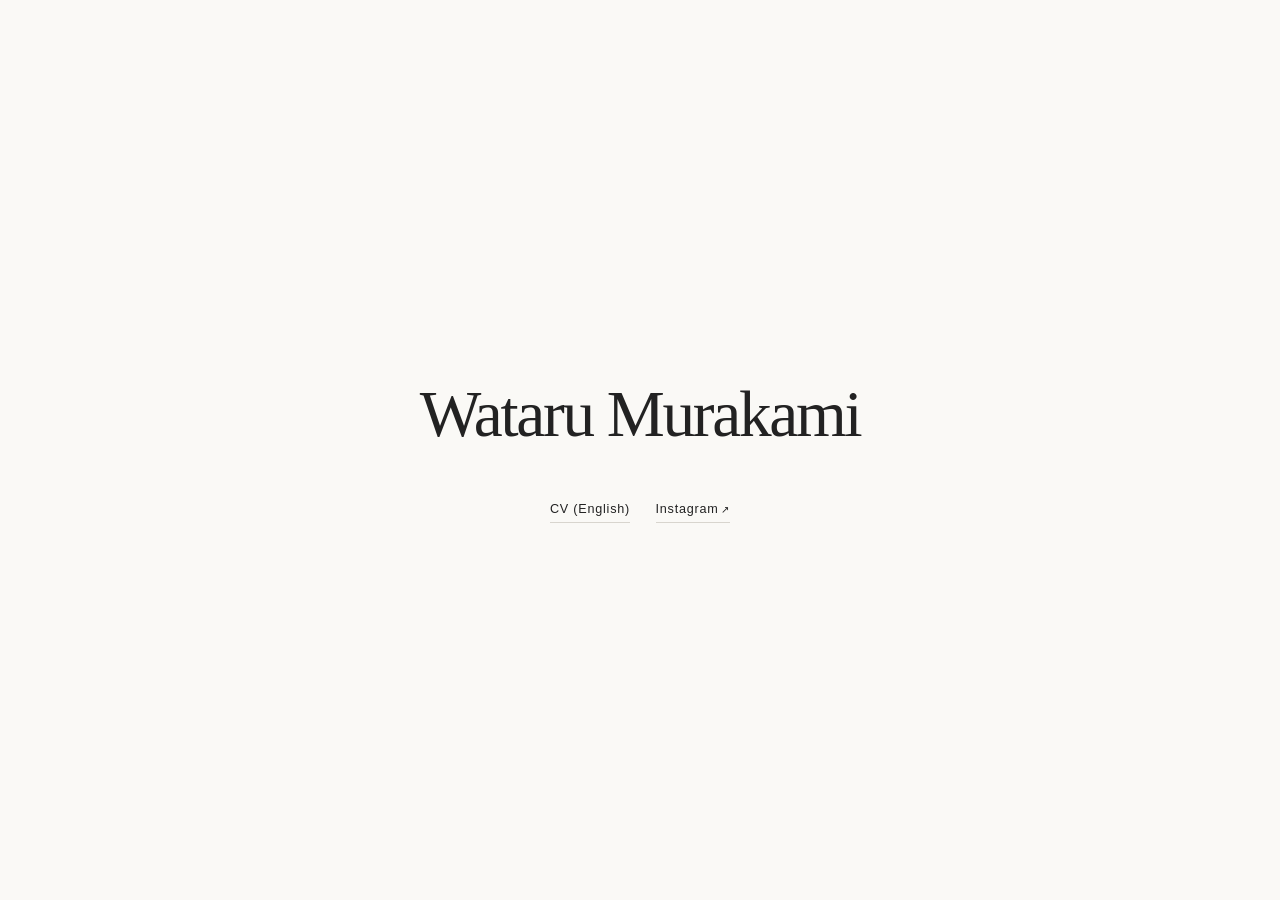
<file: index.html>
<!doctype html>
<html lang="en">
<head>
  <meta charset="utf-8">
  <meta name="viewport" content="width=device-width, initial-scale=1">
  <meta name="description" content="Wataru Murakami — visual artist based in Berlin.">
  <title>Wataru Murakami</title>
  <link rel="stylesheet" href="style.css">
</head>
<body class="homepage">
  <main class="home-content">
    <h1>Wataru Murakami</h1>
    <nav class="home-links" aria-label="Main navigation">
      <a href="cv.html">CV (English)</a>
      <!-- Instagram profile URL: replace https://www.instagram.com/ with your exact Instagram profile URL. -->
      <a href="https://www.instagram.com/wha_tar_uu/" target="_blank" rel="noopener noreferrer">Instagram<span class="external-marker" aria-hidden="true">↗</span></a>
    </nav>
  </main>
</body>
</html>
</file>
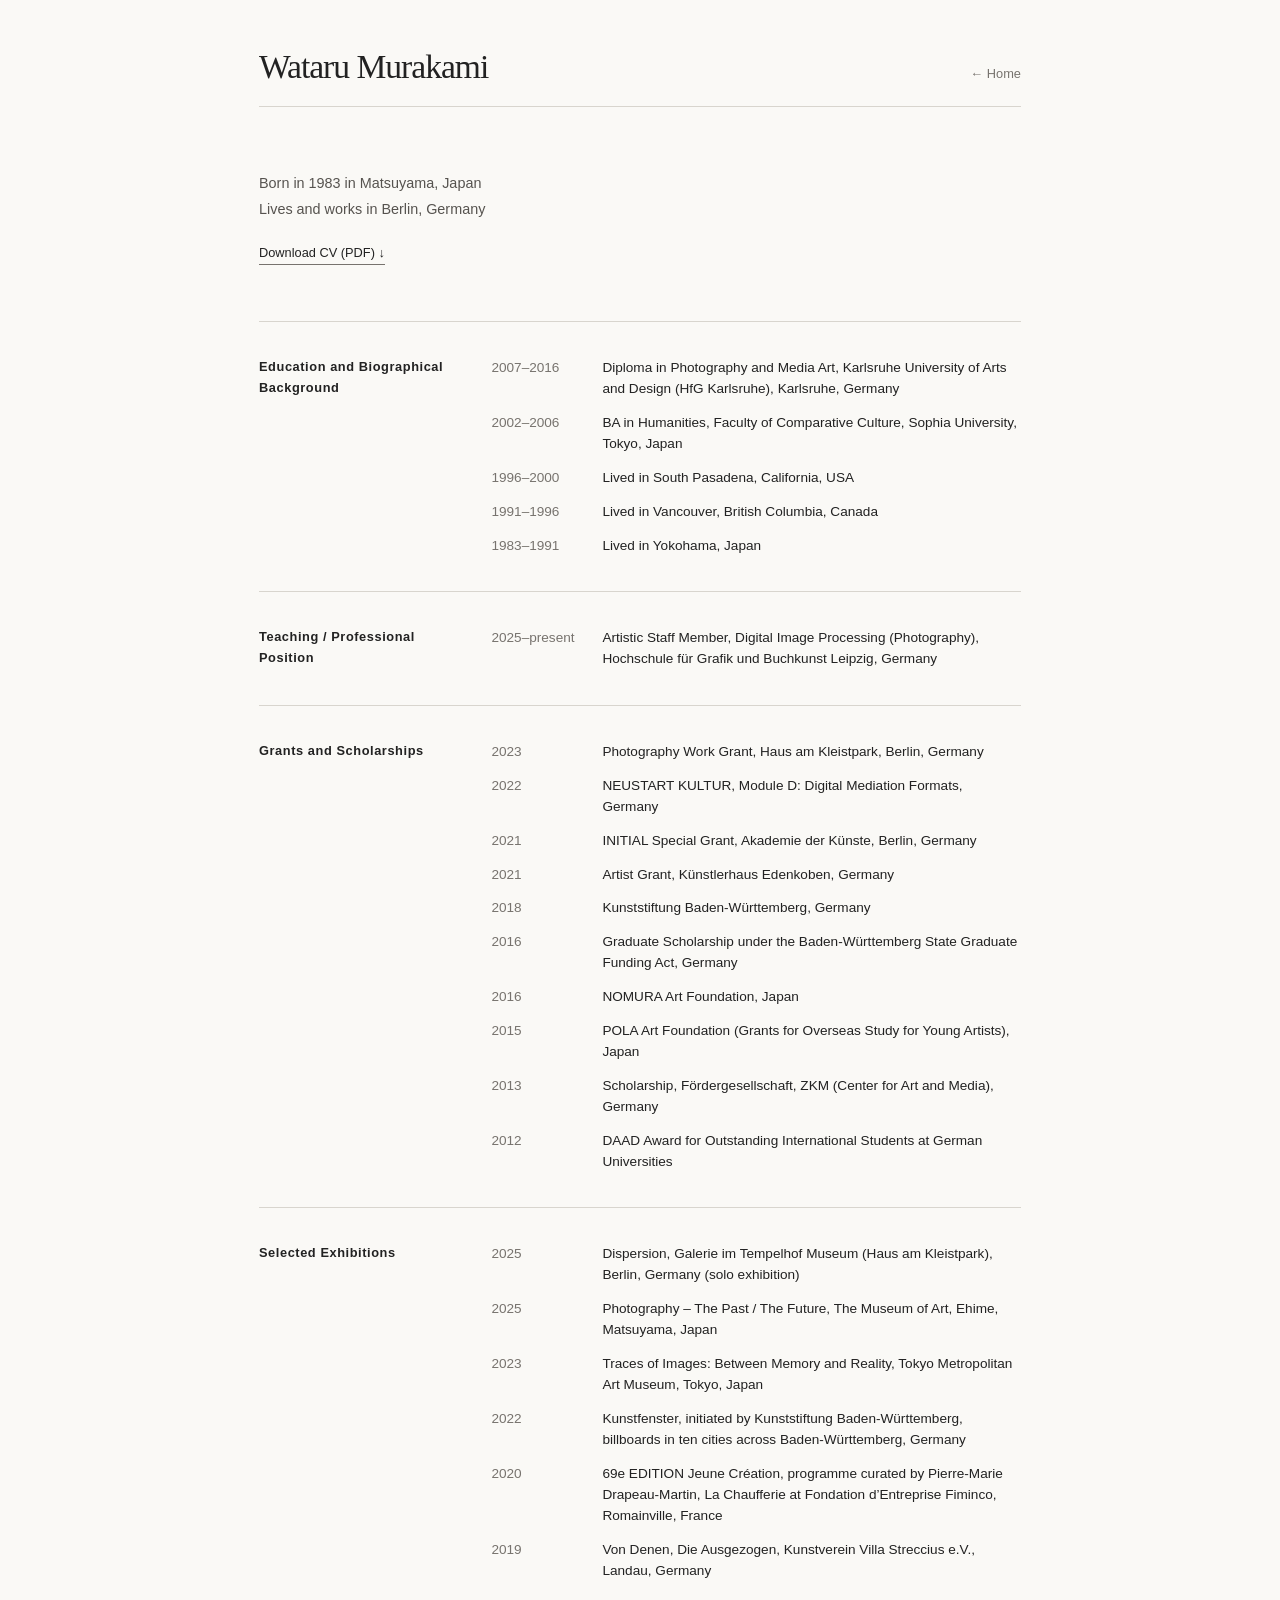
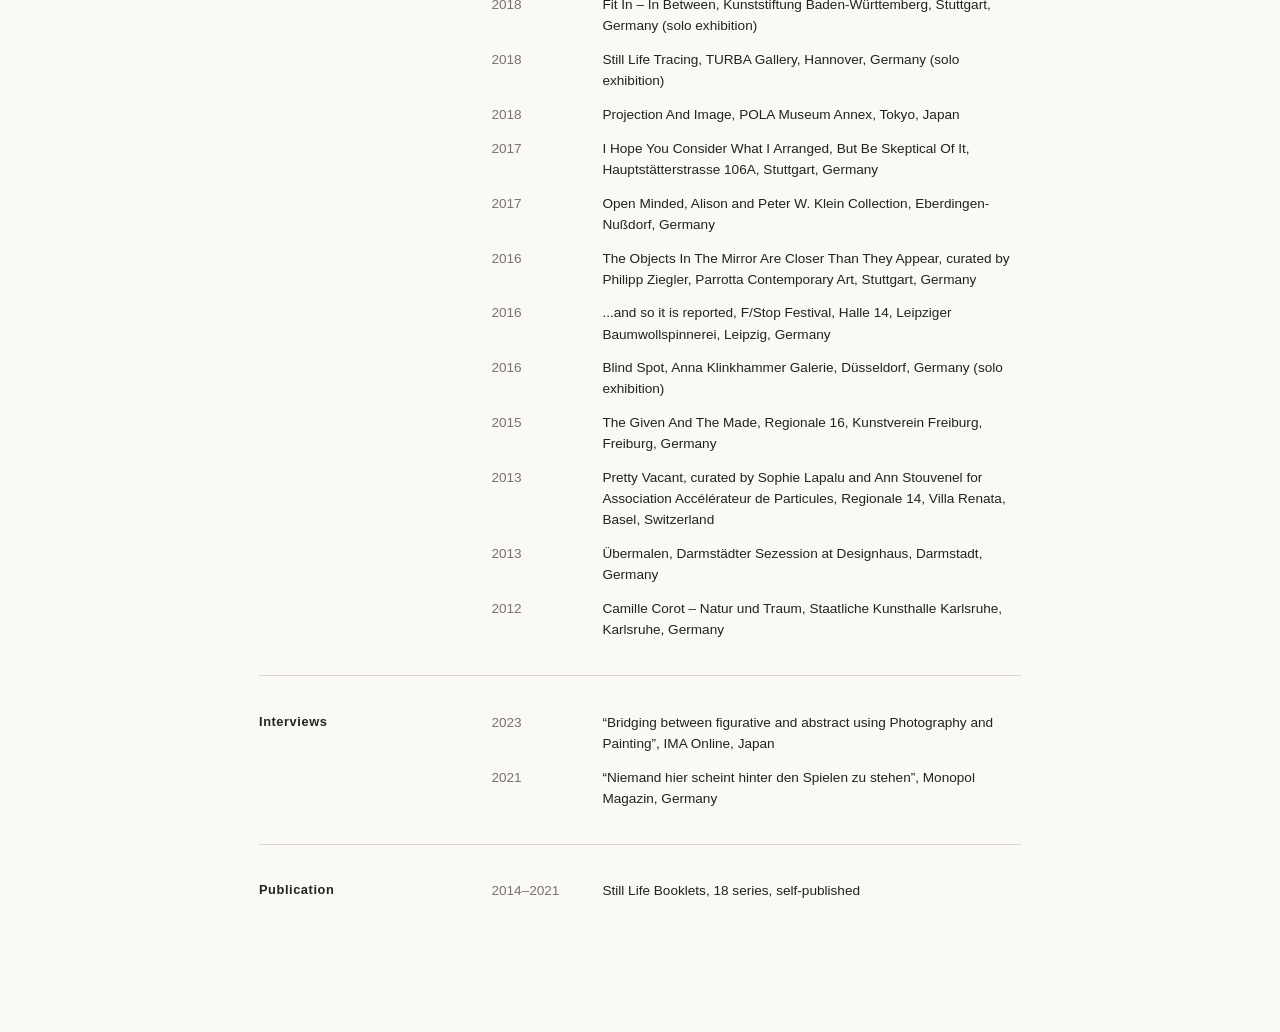
<file: cv.html>
<!doctype html>
<html lang="en">
<head>
  <meta charset="utf-8">
  <meta name="viewport" content="width=device-width, initial-scale=1">
  <meta name="description" content="CV of Wataru Murakami, visual artist based in Berlin.">
  <title>CV — Wataru Murakami</title>
  <link rel="stylesheet" href="style.css">
</head>
<body>
  <main class="cv-container">
    <header class="cv-header">
      <a class="cv-site-name" href="index.html">Wataru Murakami</a>
      <a class="cv-back" href="index.html">← Home</a>
    </header>
    <div class="cv-intro">
      <p>Born in 1983 in Matsuyama, Japan<br>Lives and works in Berlin, Germany</p>
      <a class="cv-download" href="CV_Wataru_Murakami_EN.pdf" download>Download CV (PDF) ↓</a>
    </div>
    <section class="cv-section">
      <h2>Education and Biographical Background</h2>
      <div class="cv-entries">
        <div class="cv-entry"><div class="cv-year">2007–2016</div><p class="cv-description">Diploma in Photography and Media Art, Karlsruhe University of Arts and Design (HfG Karlsruhe), Karlsruhe, Germany</p></div>
        <div class="cv-entry"><div class="cv-year">2002–2006</div><p class="cv-description">BA in Humanities, Faculty of Comparative Culture, Sophia University, Tokyo, Japan</p></div>
        <div class="cv-entry"><div class="cv-year">1996–2000</div><p class="cv-description">Lived in South Pasadena, California, USA</p></div>
        <div class="cv-entry"><div class="cv-year">1991–1996</div><p class="cv-description">Lived in Vancouver, British Columbia, Canada</p></div>
        <div class="cv-entry"><div class="cv-year">1983–1991</div><p class="cv-description">Lived in Yokohama, Japan</p></div>
      </div>
    </section>
    <section class="cv-section">
      <h2>Teaching / Professional Position</h2>
      <div class="cv-entries">
        <div class="cv-entry"><div class="cv-year">2025–present</div><p class="cv-description">Artistic Staff Member, Digital Image Processing (Photography), Hochschule für Grafik und Buchkunst Leipzig, Germany</p></div>
      </div>
    </section>
    <section class="cv-section">
      <h2>Grants and Scholarships</h2>
      <div class="cv-entries">
        <div class="cv-entry"><div class="cv-year">2023</div><p class="cv-description">Photography Work Grant, Haus am Kleistpark, Berlin, Germany</p></div>
        <div class="cv-entry"><div class="cv-year">2022</div><p class="cv-description">NEUSTART KULTUR, Module D: Digital Mediation Formats, Germany</p></div>
        <div class="cv-entry"><div class="cv-year">2021</div><p class="cv-description">INITIAL Special Grant, Akademie der Künste, Berlin, Germany</p></div>
        <div class="cv-entry"><div class="cv-year">2021</div><p class="cv-description">Artist Grant, Künstlerhaus Edenkoben, Germany</p></div>
        <div class="cv-entry"><div class="cv-year">2018</div><p class="cv-description">Kunststiftung Baden-Württemberg, Germany</p></div>
        <div class="cv-entry"><div class="cv-year">2016</div><p class="cv-description">Graduate Scholarship under the Baden-Württemberg State Graduate Funding Act, Germany</p></div>
        <div class="cv-entry"><div class="cv-year">2016</div><p class="cv-description">NOMURA Art Foundation, Japan</p></div>
        <div class="cv-entry"><div class="cv-year">2015</div><p class="cv-description">POLA Art Foundation (Grants for Overseas Study for Young Artists), Japan</p></div>
        <div class="cv-entry"><div class="cv-year">2013</div><p class="cv-description">Scholarship, Fördergesellschaft, ZKM (Center for Art and Media), Germany</p></div>
        <div class="cv-entry"><div class="cv-year">2012</div><p class="cv-description">DAAD Award for Outstanding International Students at German Universities</p></div>
      </div>
    </section>
    <section class="cv-section">
      <h2>Selected Exhibitions</h2>
      <div class="cv-entries">
        <div class="cv-entry"><div class="cv-year">2025</div><p class="cv-description">Dispersion, Galerie im Tempelhof Museum (Haus am Kleistpark), Berlin, Germany (solo exhibition)</p></div>
        <div class="cv-entry"><div class="cv-year">2025</div><p class="cv-description">Photography – The Past / The Future, The Museum of Art, Ehime, Matsuyama, Japan</p></div>
        <div class="cv-entry"><div class="cv-year">2023</div><p class="cv-description">Traces of Images: Between Memory and Reality, Tokyo Metropolitan Art Museum, Tokyo, Japan</p></div>
        <div class="cv-entry"><div class="cv-year">2022</div><p class="cv-description">Kunstfenster, initiated by Kunststiftung Baden-Württemberg, billboards in ten cities across Baden-Württemberg, Germany</p></div>
        <div class="cv-entry"><div class="cv-year">2020</div><p class="cv-description">69e EDITION Jeune Création, programme curated by Pierre-Marie Drapeau-Martin, La Chaufferie at Fondation d’Entreprise Fiminco, Romainville, France</p></div>
        <div class="cv-entry"><div class="cv-year">2019</div><p class="cv-description">Von Denen, Die Ausgezogen, Kunstverein Villa Streccius e.V., Landau, Germany</p></div>
        <div class="cv-entry"><div class="cv-year">2018</div><p class="cv-description">Fit In – In Between, Kunststiftung Baden-Württemberg, Stuttgart, Germany (solo exhibition)</p></div>
        <div class="cv-entry"><div class="cv-year">2018</div><p class="cv-description">Still Life Tracing, TURBA Gallery, Hannover, Germany (solo exhibition)</p></div>
        <div class="cv-entry"><div class="cv-year">2018</div><p class="cv-description">Projection And Image, POLA Museum Annex, Tokyo, Japan</p></div>
        <div class="cv-entry"><div class="cv-year">2017</div><p class="cv-description">I Hope You Consider What I Arranged, But Be Skeptical Of It, Hauptstätterstrasse 106A, Stuttgart, Germany</p></div>
        <div class="cv-entry"><div class="cv-year">2017</div><p class="cv-description">Open Minded, Alison and Peter W. Klein Collection, Eberdingen-Nußdorf, Germany</p></div>
        <div class="cv-entry"><div class="cv-year">2016</div><p class="cv-description">The Objects In The Mirror Are Closer Than They Appear, curated by Philipp Ziegler, Parrotta Contemporary Art, Stuttgart, Germany</p></div>
        <div class="cv-entry"><div class="cv-year">2016</div><p class="cv-description">...and so it is reported, F/Stop Festival, Halle 14, Leipziger Baumwollspinnerei, Leipzig, Germany</p></div>
        <div class="cv-entry"><div class="cv-year">2016</div><p class="cv-description">Blind Spot, Anna Klinkhammer Galerie, Düsseldorf, Germany (solo exhibition)</p></div>
        <div class="cv-entry"><div class="cv-year">2015</div><p class="cv-description">The Given And The Made, Regionale 16, Kunstverein Freiburg, Freiburg, Germany</p></div>
        <div class="cv-entry"><div class="cv-year">2013</div><p class="cv-description">Pretty Vacant, curated by Sophie Lapalu and Ann Stouvenel for Association Accélérateur de Particules, Regionale 14, Villa Renata, Basel, Switzerland</p></div>
        <div class="cv-entry"><div class="cv-year">2013</div><p class="cv-description">Übermalen, Darmstädter Sezession at Designhaus, Darmstadt, Germany</p></div>
        <div class="cv-entry"><div class="cv-year">2012</div><p class="cv-description">Camille Corot – Natur und Traum, Staatliche Kunsthalle Karlsruhe, Karlsruhe, Germany</p></div>
      </div>
    </section>
    <section class="cv-section">
      <h2>Interviews</h2>
      <div class="cv-entries">
        <div class="cv-entry"><div class="cv-year">2023</div><p class="cv-description">“Bridging between figurative and abstract using Photography and Painting”, IMA Online, Japan</p></div>
        <div class="cv-entry"><div class="cv-year">2021</div><p class="cv-description">“Niemand hier scheint hinter den Spielen zu stehen”, Monopol Magazin, Germany</p></div>
      </div>
    </section>
    <section class="cv-section">
      <h2>Publication</h2>
      <div class="cv-entries">
        <div class="cv-entry"><div class="cv-year">2014–2021</div><p class="cv-description">Still Life Booklets, 18 series, self-published</p></div>
      </div>
    </section>
  </main>
</body>
</html>
</file>
<file: style.css>
/* Wataru Murakami — edit colors, fonts, and spacing here */
:root {
  --background: #faf9f6;  /* Background */
  --text: #222222;        /* Main text */
  --muted: #77736e;       /* Secondary text */
  --line: #d8d5ce;
}
* { box-sizing: border-box; }
html { min-height: 100%; }
body {
  margin: 0;
  min-height: 100vh;
  color: var(--text);
  background: var(--background);
  font-family: Arial, Helvetica, sans-serif;
  -webkit-font-smoothing: antialiased;
}
a { color: inherit; text-decoration: none; }
a:hover { color: var(--muted); }
a:focus-visible { outline: 2px solid currentColor; outline-offset: 6px; }
.homepage { min-height: 100svh; }
.home-content {
  min-height: 100svh;
  padding: 4rem 1.5rem;
  display: flex;
  flex-direction: column;
  justify-content: center;
  align-items: center;
  text-align: center;
}
h1 {
  font-family: Georgia, 'Times New Roman', serif;
  font-weight: 400;
  font-size: clamp(2.25rem, 5.1vw, 4.35rem); /* Name size */
  letter-spacing: -0.035em;
  line-height: 1.15;
  margin: 0;
}
.home-links {
  display: flex;
  align-items: center;
  justify-content: center;
  flex-wrap: wrap;
  gap: 1.6rem;
  margin-top: 3.1rem;
  font-size: 0.79rem;
  letter-spacing: 0.06em;
}
.home-links a { border-bottom: 1px solid var(--line); padding-bottom: 0.35rem; transition: color .15s; }
.external-marker { font-size: 0.77em; margin-left: .28em; }

/* CV page */
.cv-container { max-width: 890px; margin: 0 auto; padding: 3rem clamp(1.3rem, 5vw, 4rem) 6rem; }
.cv-header { display: flex; align-items: baseline; justify-content: space-between; gap: 2rem; padding-bottom: 1.25rem; border-bottom: 1px solid var(--line); }
.cv-site-name { font-family: Georgia, 'Times New Roman', serif; font-size: clamp(1.6rem, 3vw, 2.1rem); font-weight: 400; letter-spacing: -0.03em; }
.cv-back { font-size: 0.8rem; color: var(--muted); white-space: nowrap; }
.cv-intro { margin: 4rem 0 3.5rem; }
.cv-intro h1 { font-size: clamp(2.5rem, 5vw, 3.5rem); }
.cv-intro p { margin: 0.8rem 0 0; color: #56534f; font-size: 0.9rem; line-height: 1.8; }
.cv-download { display: inline-block; font-size: .8rem; border-bottom: 1px solid var(--muted); margin-top: 1.4rem; padding-bottom: .25rem; }
.cv-section { display: grid; grid-template-columns: minmax(150px, 210px) 1fr; gap: 1.4rem; border-top: 1px solid var(--line); padding: 2.2rem 0; }
.cv-section h2 { font-size: .8rem; font-weight: 600; margin: 0; letter-spacing: .045em; line-height: 1.6; }
.cv-entries { display: grid; gap: .8rem; }
.cv-entry { display: grid; grid-template-columns: 95px 1fr; gap: 1rem; font-size: .85rem; line-height: 1.55; }
.cv-year { color: var(--muted); font-variant-numeric: tabular-nums; }
.cv-description { margin: 0; }
@media (max-width: 660px) {
  .cv-container { padding-top: 1.5rem; }
  .cv-section { grid-template-columns: 1fr; gap: 1.2rem; }
  .cv-entry { grid-template-columns: 78px 1fr; gap: .7rem; }
  .cv-intro { margin: 3.1rem 0 3rem; }
  .home-links { gap: 1.35rem; }
}
@media (prefers-reduced-motion: reduce) { .home-links a { transition: none; } }
</file>
